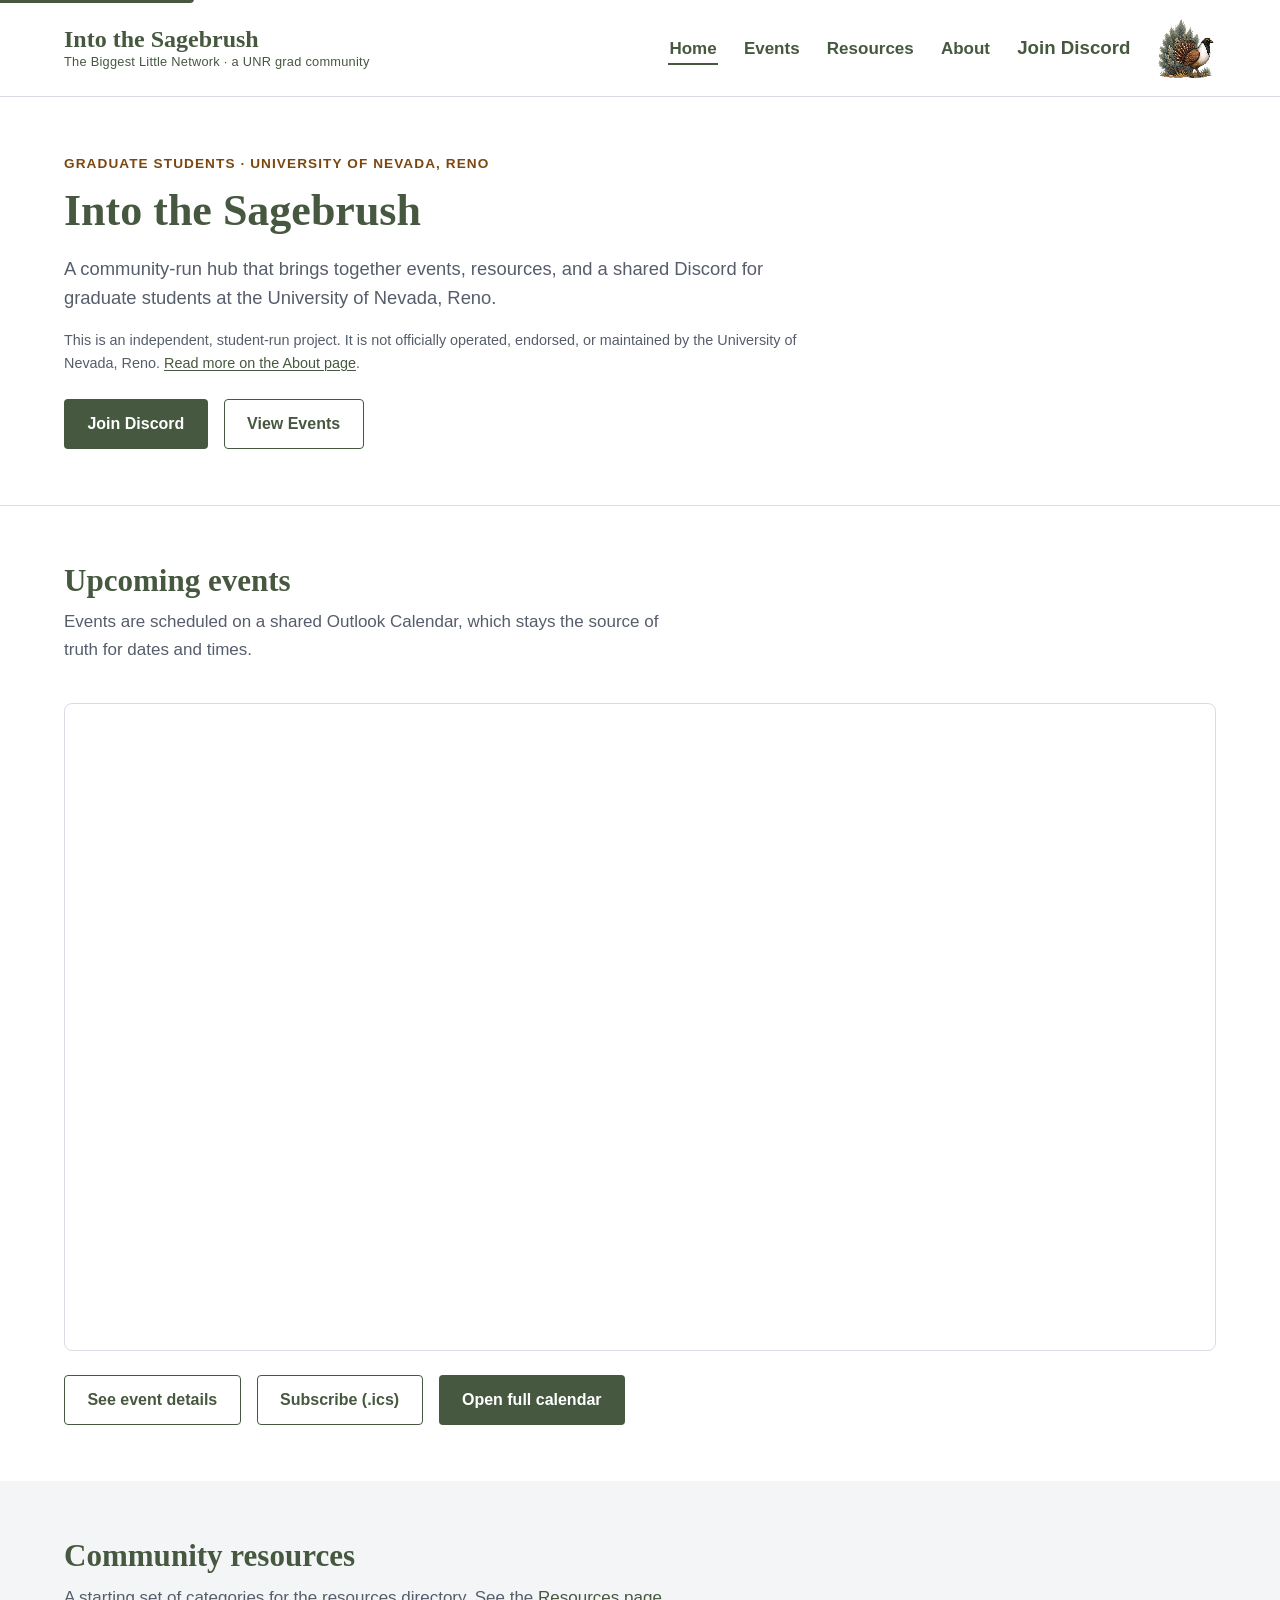
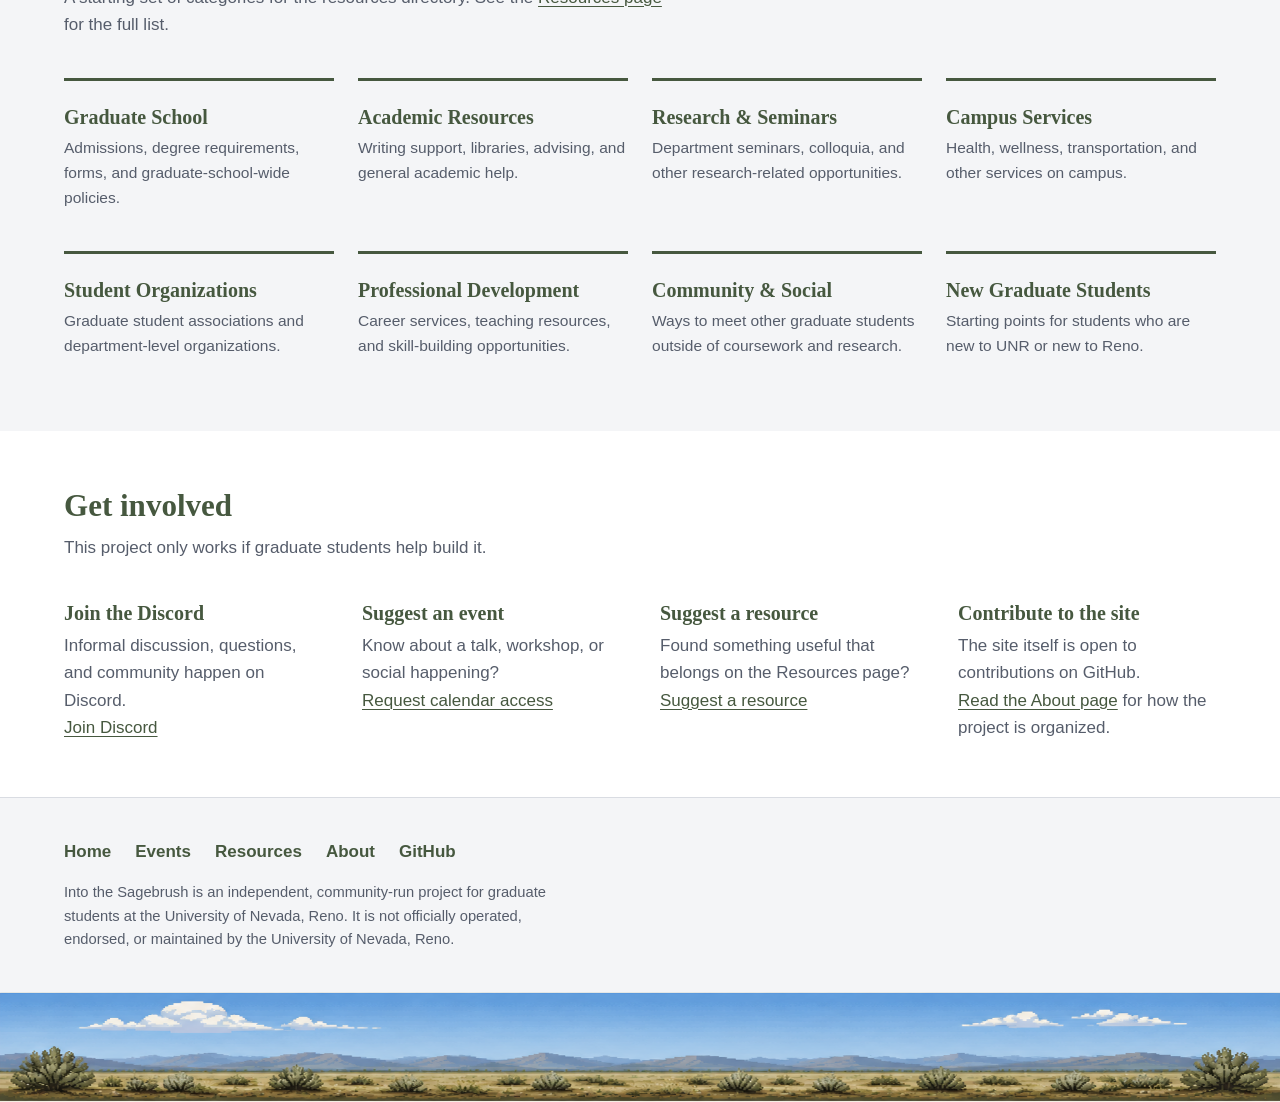
<file: index.html>
<!DOCTYPE html>
<html lang="en">
<head>
  <meta charset="UTF-8" />
  <meta name="viewport" content="width=device-width, initial-scale=1" />
  <title>Into the Sagebrush</title>
  <meta name="description" content="A community-run hub for graduate students at the University of Nevada, Reno: events, resources, and a shared Discord community." />
  <meta name="og:title" content="Into the Sagebrush" />
  <meta name="og:description" content="A community-run hub for graduate students at the University of Nevada, Reno." />
  <meta name="og:type" content="website" />
  <meta name="og:site_name" content="Into the Sagebrush" />
  <link rel="icon" href="assets/icons/favicon.svg" type="image/svg+xml" />
  <link rel="stylesheet" href="css/styles.css" />
  <script>document.documentElement.classList.add("js");</script>
  <script src="js/main.js" defer></script>
</head>
<body>
  <a class="skip-link" href="#main">Skip to main content</a>

  <header class="site-header">
    <div class="wrap site-header__inner">
      <a class="brand" href="index.html">
        <span class="brand__name">Into the Sagebrush</span>
        <span class="brand__tagline">The Biggest Little Network &middot; a UNR grad community</span>
      </a>

      <button type="button" class="nav-toggle" aria-expanded="false" aria-controls="primary-nav">
        <span class="nav-toggle__icon" aria-hidden="true"></span>
        <span class="nav-toggle__label">Menu</span>
      </button>

      <nav class="site-nav" id="primary-nav" aria-label="Primary">
        <ul class="nav-list">
          <li><a href="index.html" aria-current="page">Home</a></li>
          <li><a href="events.html">Events</a></li>
          <li><a href="resources.html">Resources</a></li>
          <li><a href="about.html">About</a></li>
          <li>
            <a href="resources.html#community" class="nav-link--featured">Join Discord</a>
          </li>
          <li>
            <!-- Sage grouse "lek" scene: small decorative natural-history detail.
                 Purely decorative (aria-hidden). Without JS, only the sagebrush
                 cover art is visible - see the `.js` gating in css/styles.css.
                 Behavior lives in js/main.js under "Wildlife sprites". Safe to
                 delete this <li> (and the matching CSS/JS "Wildlife sprites"
                 sections) if you want it gone. -->
            <div class="sage-grouse-scene" aria-hidden="true">
              <div class="sage-grouse-scene__emerge"></div>
            </div>
          </li>
        </ul>
      </nav>
    </div>
  </header>

  <main id="main">
    <section class="hero">
      <div class="wrap">
        <p class="hero__eyebrow">Graduate students &middot; University of Nevada, Reno</p>
        <h1>Into the Sagebrush</h1>
        <p class="hero__lede">
          A community-run hub that brings together events, resources, and a shared Discord
          for graduate students at the University of Nevada, Reno.
        </p>
        <p class="hero__disclaimer">
          This is an independent, student-run project. It is not officially operated,
          endorsed, or maintained by the University of Nevada, Reno.
          <a href="about.html">Read more on the About page</a>.
        </p>
        <div class="btn-row">
          <a href="resources.html#community" class="btn btn--primary">Join Discord</a>
          <a href="events.html" class="btn btn--secondary">View Events</a>
        </div>
      </div>
    </section>

    <section class="section" aria-labelledby="calendar-heading">
      <div class="wrap">
        <div class="section-heading">
          <h2 id="calendar-heading">Upcoming events</h2>
          <p>
            Events are scheduled on a shared Outlook Calendar, which stays the source of truth
            for dates and times.
          </p>
        </div>

        <div class="calendar-frame-wrap">
          <iframe
            src="https://outlook.office365.com/owa/calendar/713b6d6cdc584bcaaad777a1920fe5b3@unr.edu/d279ae247147415f947377ece4fa14c916905851628772413744/calendar.html"
            title="Into the Sagebrush events calendar"
            loading="lazy"
          ></iframe>
        </div>

        <div class="btn-row">
          <a href="events.html" class="btn btn--secondary">See event details</a>
          <a href="https://outlook.office365.com/owa/calendar/713b6d6cdc584bcaaad777a1920fe5b3@unr.edu/d279ae247147415f947377ece4fa14c916905851628772413744/calendar.ics" class="btn btn--secondary">
            Subscribe (.ics)
          </a>
          <a href="https://outlook.office365.com/owa/calendar/713b6d6cdc584bcaaad777a1920fe5b3@unr.edu/d279ae247147415f947377ece4fa14c916905851628772413744/calendar.html" class="btn btn--primary">
            Open full calendar
          </a>
        </div>
      </div>
    </section>

    <section class="section section--alt" aria-labelledby="resources-heading">
      <div class="wrap">
        <div class="section-heading">
          <h2 id="resources-heading">Community resources</h2>
          <p>
            A starting set of categories for the resources directory. See the
            <a href="resources.html">Resources page</a> for the full list.
          </p>
        </div>

        <div class="category-grid">
          <div class="category-item">
            <h3><a href="resources.html#graduate-school">Graduate School</a></h3>
            <p>Admissions, degree requirements, forms, and graduate-school-wide policies.</p>
          </div>
          <div class="category-item">
            <h3><a href="resources.html#academics">Academic Resources</a></h3>
            <p>Writing support, libraries, advising, and general academic help.</p>
          </div>
          <div class="category-item">
            <h3><a href="resources.html#research">Research &amp; Seminars</a></h3>
            <p>Department seminars, colloquia, and other research-related opportunities.</p>
          </div>
          <div class="category-item">
            <h3><a href="resources.html#campus-services">Campus Services</a></h3>
            <p>Health, wellness, transportation, and other services on campus.</p>
          </div>
          <div class="category-item">
            <h3><a href="resources.html#organizations">Student Organizations</a></h3>
            <p>Graduate student associations and department-level organizations.</p>
          </div>
          <div class="category-item">
            <h3><a href="resources.html#professional-development">Professional Development</a></h3>
            <p>Career services, teaching resources, and skill-building opportunities.</p>
          </div>
          <div class="category-item">
            <h3><a href="resources.html#community">Community &amp; Social</a></h3>
            <p>Ways to meet other graduate students outside of coursework and research.</p>
          </div>
          <div class="category-item">
            <h3><a href="resources.html#incoming-students">New Graduate Students</a></h3>
            <p>Starting points for students who are new to UNR or new to Reno.</p>
          </div>
        </div>
      </div>
    </section>

    <section class="section" aria-labelledby="involved-heading">
      <div class="wrap">
        <div class="section-heading">
          <h2 id="involved-heading">Get involved</h2>
          <p>This project only works if graduate students help build it.</p>
        </div>

        <div class="involved-grid">
          <div class="involved-item">
            <h3>Join the Discord</h3>
            <p>
              Informal discussion, questions, and community happen on Discord.
              <br />
              <a href="resources.html#community">Join Discord</a>
            </p>
          </div>
          <div class="involved-item">
            <h3>Suggest an event</h3>
            <p>
              Know about a talk, workshop, or social happening?
              <br />
              <a href="https://forms.cloud.microsoft/Pages/ResponsePage.aspx?id=_Es7Ur0OA0yyuW9qF_0x2CYSX37gaR9AmyY_sDXl0M1UNU5TT1FXWjdES1NFSEVWTFdPUU1ST1lNTC4u">
                Request calendar access
              </a>
            </p>
          </div>
          <div class="involved-item">
            <h3>Suggest a resource</h3>
            <p>
              Found something useful that belongs on the Resources page?
              <br />
              <a href="https://forms.cloud.microsoft/Pages/ResponsePage.aspx?id=_Es7Ur0OA0yyuW9qF_0x2CYSX37gaR9AmyY_sDXl0M1UNllUWkowUzlKUzhIWkkzUVZSRTRRT0ExSy4u">
                Suggest a resource
              </a>
            </p>
          </div>
          <div class="involved-item">
            <h3>Contribute to the site</h3>
            <p>
              The site itself is open to contributions on GitHub.
              <br />
              <a href="about.html">Read the About page</a> for how the project is organized.
            </p>
          </div>
        </div>
      </div>
    </section>
  </main>

  <footer class="site-footer">
    <div class="wrap site-footer__inner">
      <nav aria-label="Footer">
        <ul class="footer-nav">
          <li><a href="index.html">Home</a></li>
          <li><a href="events.html">Events</a></li>
          <li><a href="resources.html">Resources</a></li>
          <li><a href="about.html">About</a></li>
          <li>
            <a href="https://github.com/JamesMoore1998/unr-grad-community">GitHub</a>
          </li>
        </ul>
      </nav>
      <p class="disclaimer">
        Into the Sagebrush is an independent, community-run project for graduate students
        at the University of Nevada, Reno. It is not officially operated, endorsed, or
        maintained by the University of Nevada, Reno.
      </p>
    </div>
  </footer>

  <!-- Pronghorn runner: in-flow banner at the actual bottom of the page
       (only visible once scrolled to), JS-driven. pointer-events: none
       throughout, so it never blocks clicks/navigation. Hidden without JS
       and under prefers-reduced-motion — see css/styles.css. Present on
       every page — no shared template layer in this repo, so keep this
       block in sync across index/events/resources/about if you edit it. -->
  <div class="pronghorn-runner" aria-hidden="true">
    <div class="pronghorn-runner__pos">
      <div class="pronghorn-runner__run"></div>
      <div class="pronghorn-runner__graze"></div>
    </div>
  </div>
</body>
</html>
</file>
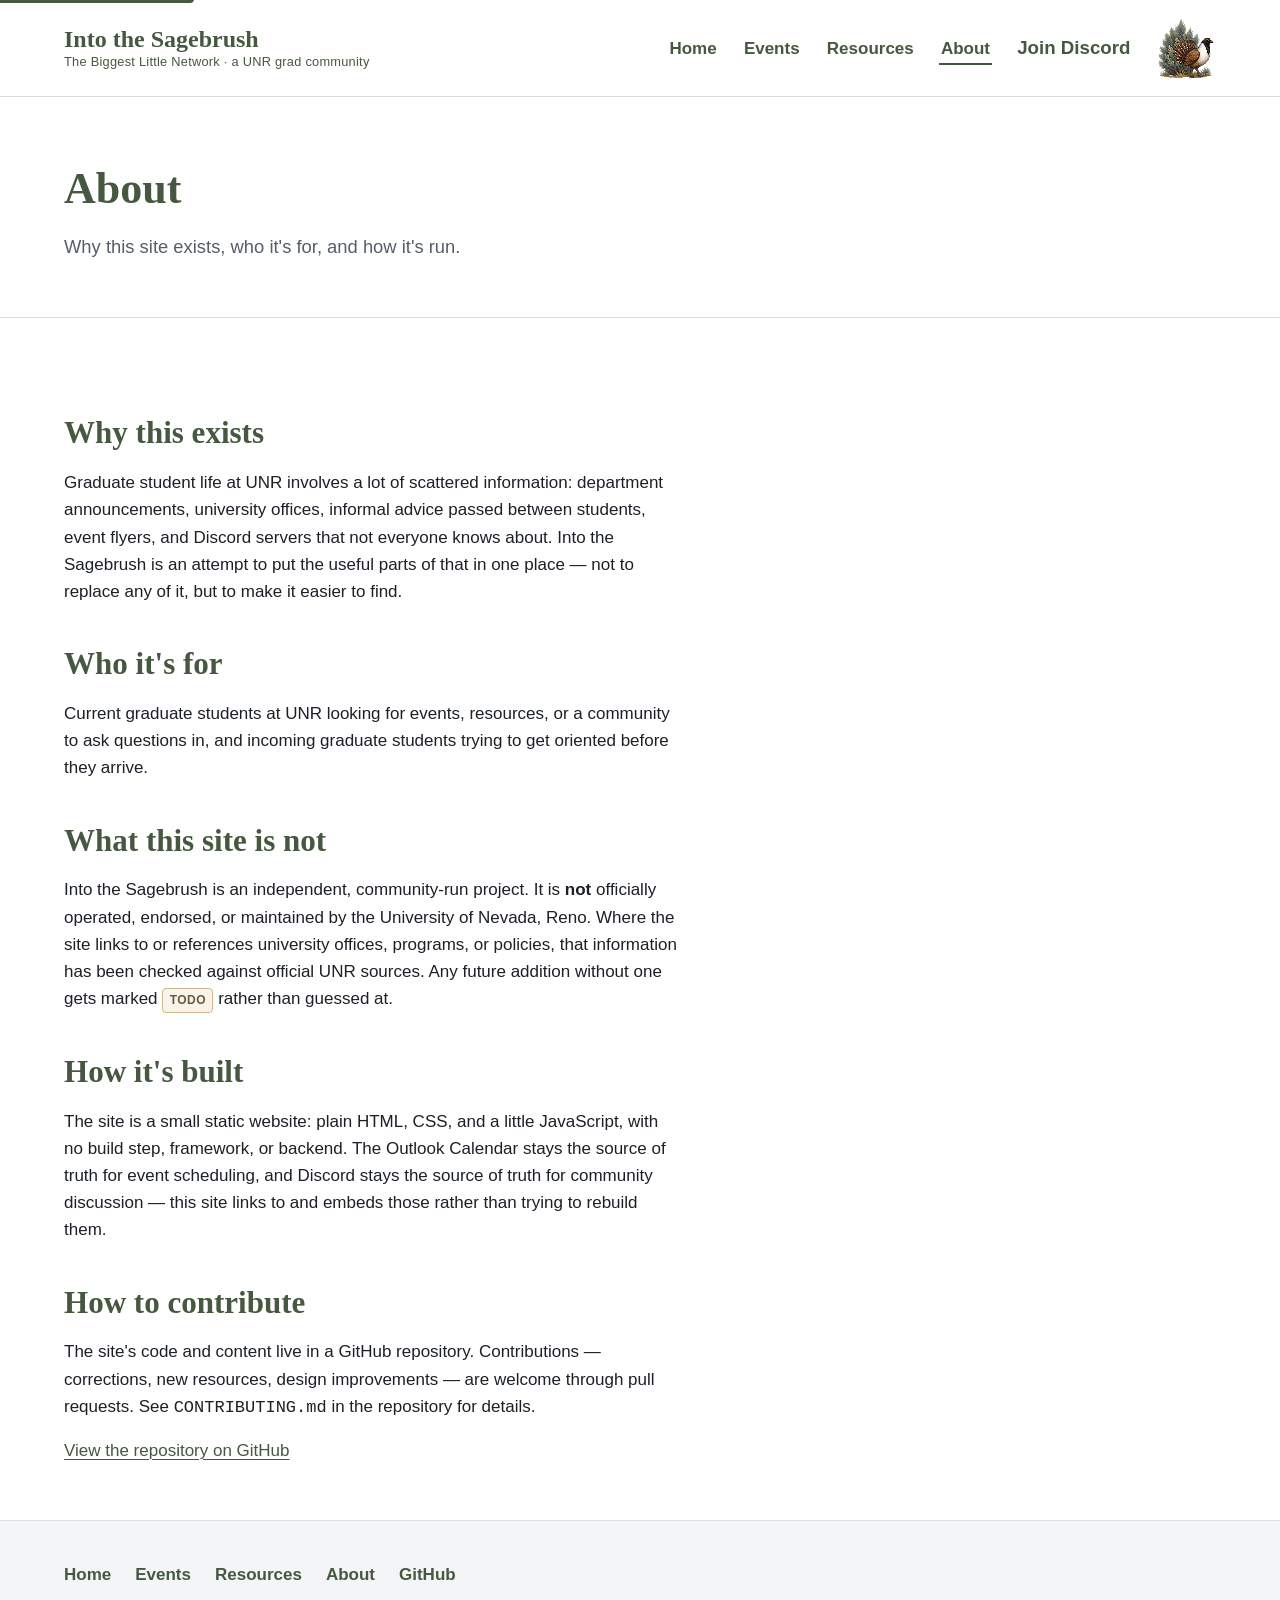
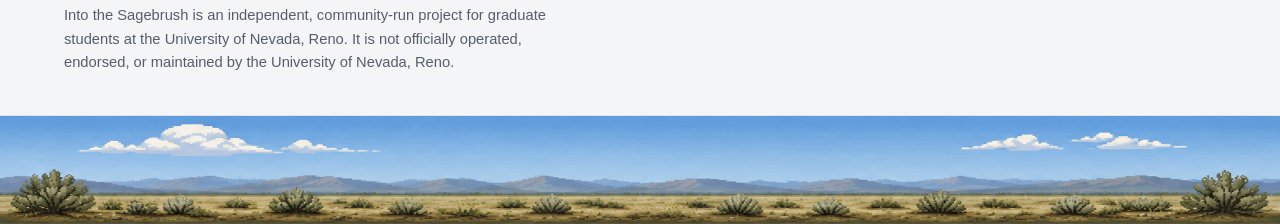
<file: about.html>
<!DOCTYPE html>
<html lang="en">
<head>
  <meta charset="UTF-8" />
  <meta name="viewport" content="width=device-width, initial-scale=1" />
  <title>About — Into the Sagebrush</title>
  <meta name="description" content="Why Into the Sagebrush exists, who it's for, and how to contribute. An independent, community-run project — not an official UNR publication." />
  <meta name="og:title" content="About — Into the Sagebrush" />
  <meta name="og:description" content="Why Into the Sagebrush exists, who it's for, and how to contribute." />
  <meta name="og:type" content="website" />
  <meta name="og:site_name" content="Into the Sagebrush" />
  <link rel="icon" href="assets/icons/favicon.svg" type="image/svg+xml" />
  <link rel="stylesheet" href="css/styles.css" />
  <script>document.documentElement.classList.add("js");</script>
  <script src="js/main.js" defer></script>
</head>
<body>
  <a class="skip-link" href="#main">Skip to main content</a>

  <header class="site-header">
    <div class="wrap site-header__inner">
      <a class="brand" href="index.html">
        <span class="brand__name">Into the Sagebrush</span>
        <span class="brand__tagline">The Biggest Little Network &middot; a UNR grad community</span>
      </a>

      <button type="button" class="nav-toggle" aria-expanded="false" aria-controls="primary-nav">
        <span class="nav-toggle__icon" aria-hidden="true"></span>
        <span class="nav-toggle__label">Menu</span>
      </button>

      <nav class="site-nav" id="primary-nav" aria-label="Primary">
        <ul class="nav-list">
          <li><a href="index.html">Home</a></li>
          <li><a href="events.html">Events</a></li>
          <li><a href="resources.html">Resources</a></li>
          <li><a href="about.html" aria-current="page">About</a></li>
          <li>
            <a href="resources.html#community" class="nav-link--featured">Join Discord</a>
          </li>
          <li>
            <!-- Sage grouse "lek" scene: small decorative natural-history detail.
                 Purely decorative (aria-hidden). Without JS, only the sagebrush
                 cover art is visible - see the `.js` gating in css/styles.css.
                 Behavior lives in js/main.js under "Wildlife sprites". Safe to
                 delete this <li> (and the matching CSS/JS "Wildlife sprites"
                 sections) if you want it gone. Kept identical across every
                 page - no shared template layer in this repo. -->
            <div class="sage-grouse-scene" aria-hidden="true">
              <div class="sage-grouse-scene__emerge"></div>
            </div>
          </li>
        </ul>
      </nav>
    </div>
  </header>

  <main id="main">
    <section class="hero">
      <div class="wrap">
        <h1>About</h1>
        <p class="hero__lede">Why this site exists, who it's for, and how it's run.</p>
      </div>
    </section>

    <section class="section">
      <div class="wrap prose">
        <h2>Why this exists</h2>
        <p>
          Graduate student life at UNR involves a lot of scattered information: department
          announcements, university offices, informal advice passed between students, event
          flyers, and Discord servers that not everyone knows about. Into the Sagebrush is
          an attempt to put the useful parts of that in one place — not to replace any of it,
          but to make it easier to find.
        </p>

        <h2>Who it's for</h2>
        <p>
          Current graduate students at UNR looking for events, resources, or a community to ask
          questions in, and incoming graduate students trying to get oriented before they arrive.
        </p>

        <h2>What this site is not</h2>
        <p>
          Into the Sagebrush is an independent, community-run project. It is
          <strong>not</strong> officially operated, endorsed, or maintained by the University of
          Nevada, Reno. Where the site links to or references university offices, programs, or
          policies, that information has been checked against official UNR sources. Any future
          addition without one gets marked <span class="todo-tag">TODO</span> rather than guessed
          at.
        </p>

        <h2>How it's built</h2>
        <p>
          The site is a small static website: plain HTML, CSS, and a little JavaScript, with no
          build step, framework, or backend. The Outlook Calendar stays the source of truth for
          event scheduling, and Discord stays the source of truth for community discussion — this
          site links to and embeds those rather than trying to rebuild them.
        </p>

        <h2>How to contribute</h2>
        <p>
          The site's code and content live in a GitHub repository. Contributions — corrections,
          new resources, design improvements — are welcome through pull requests. See
          <code>CONTRIBUTING.md</code> in the repository for details.
        </p>
        <p>
          <a href="https://github.com/JamesMoore1998/unr-grad-community">View the repository on GitHub</a>
        </p>
      </div>
    </section>
  </main>

  <footer class="site-footer">
    <div class="wrap site-footer__inner">
      <nav aria-label="Footer">
        <ul class="footer-nav">
          <li><a href="index.html">Home</a></li>
          <li><a href="events.html">Events</a></li>
          <li><a href="resources.html">Resources</a></li>
          <li><a href="about.html">About</a></li>
          <li>
            <a href="https://github.com/JamesMoore1998/unr-grad-community">GitHub</a>
          </li>
        </ul>
      </nav>
      <p class="disclaimer">
        Into the Sagebrush is an independent, community-run project for graduate students
        at the University of Nevada, Reno. It is not officially operated, endorsed, or
        maintained by the University of Nevada, Reno.
      </p>
    </div>
  </footer>

  <!-- Pronghorn runner: in-flow banner at the actual bottom of the page
       (only visible once scrolled to), JS-driven. pointer-events: none
       throughout, so it never blocks clicks/navigation. Hidden without JS
       and under prefers-reduced-motion — see css/styles.css. Present on
       every page — no shared template layer in this repo, so keep this
       block in sync across index/events/resources/about if you edit it. -->
  <div class="pronghorn-runner" aria-hidden="true">
    <div class="pronghorn-runner__pos">
      <div class="pronghorn-runner__run"></div>
      <div class="pronghorn-runner__graze"></div>
    </div>
  </div>
</body>
</html>
</file>
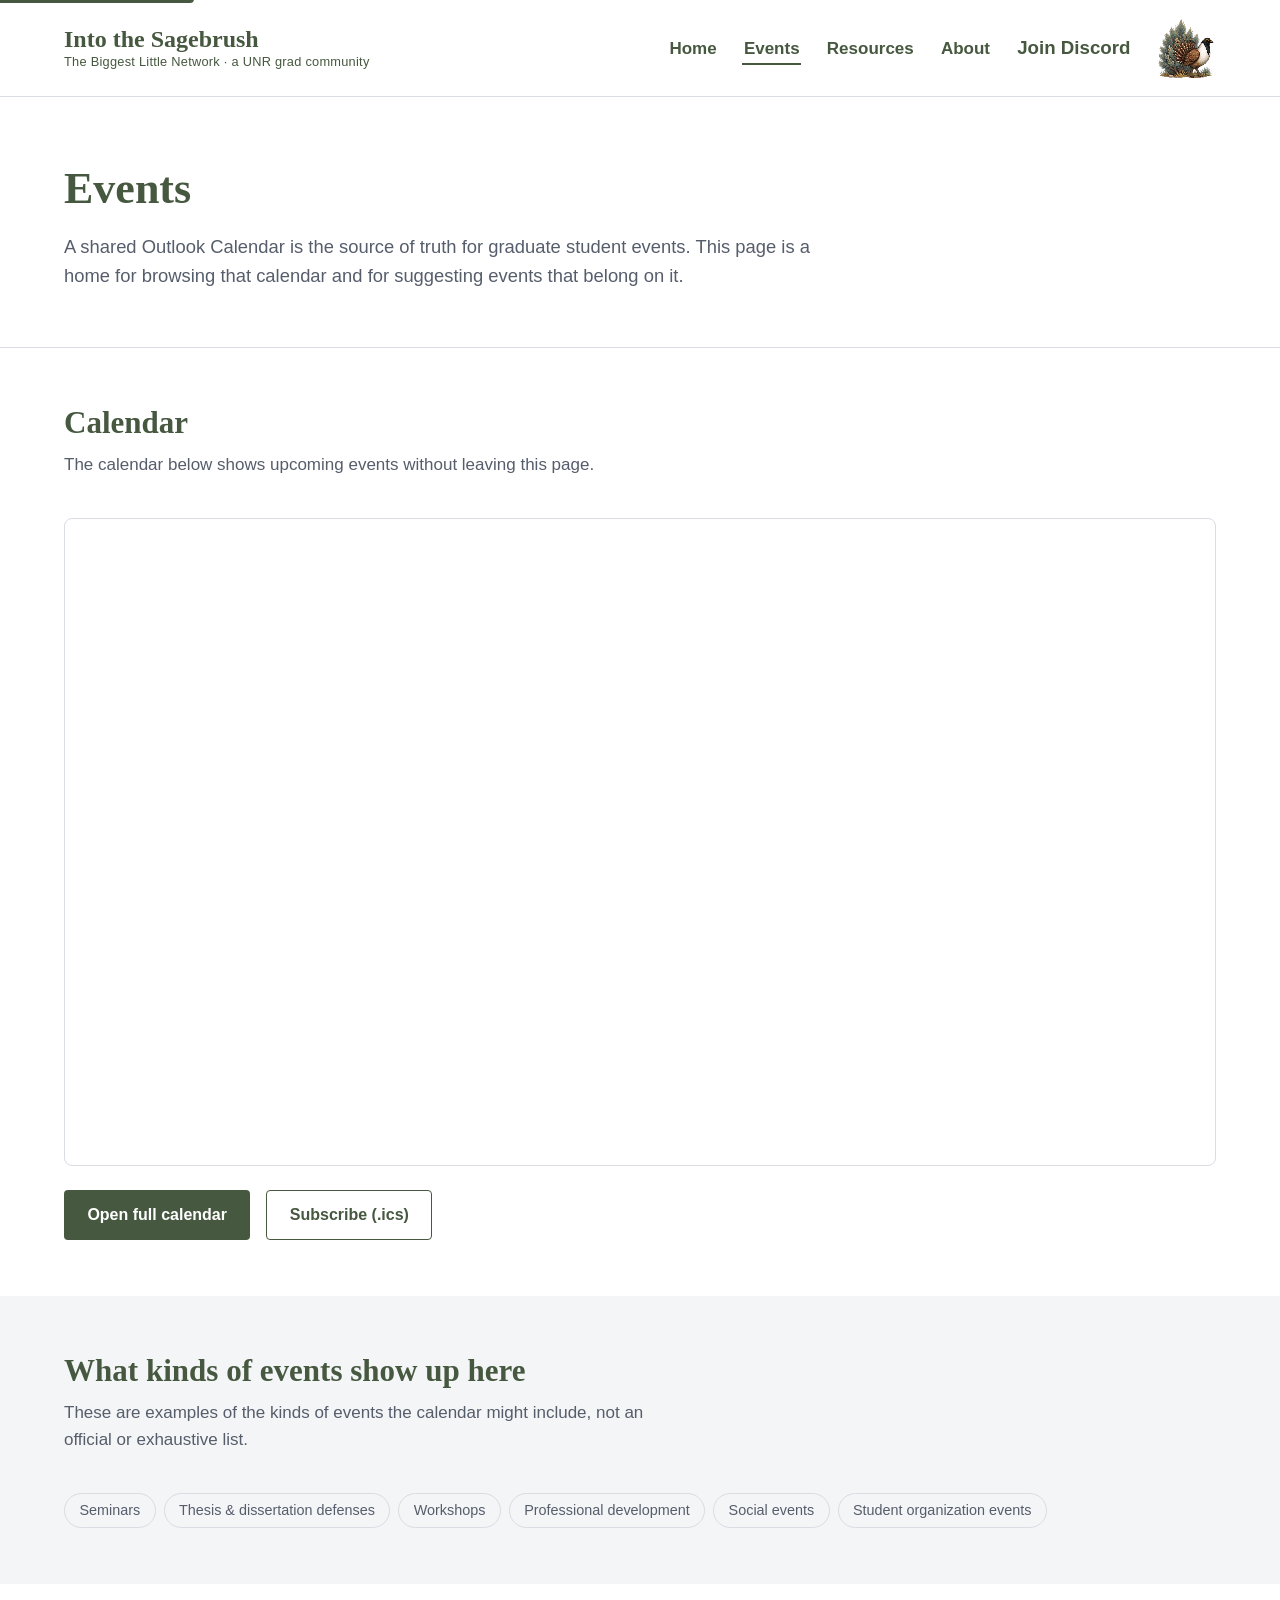
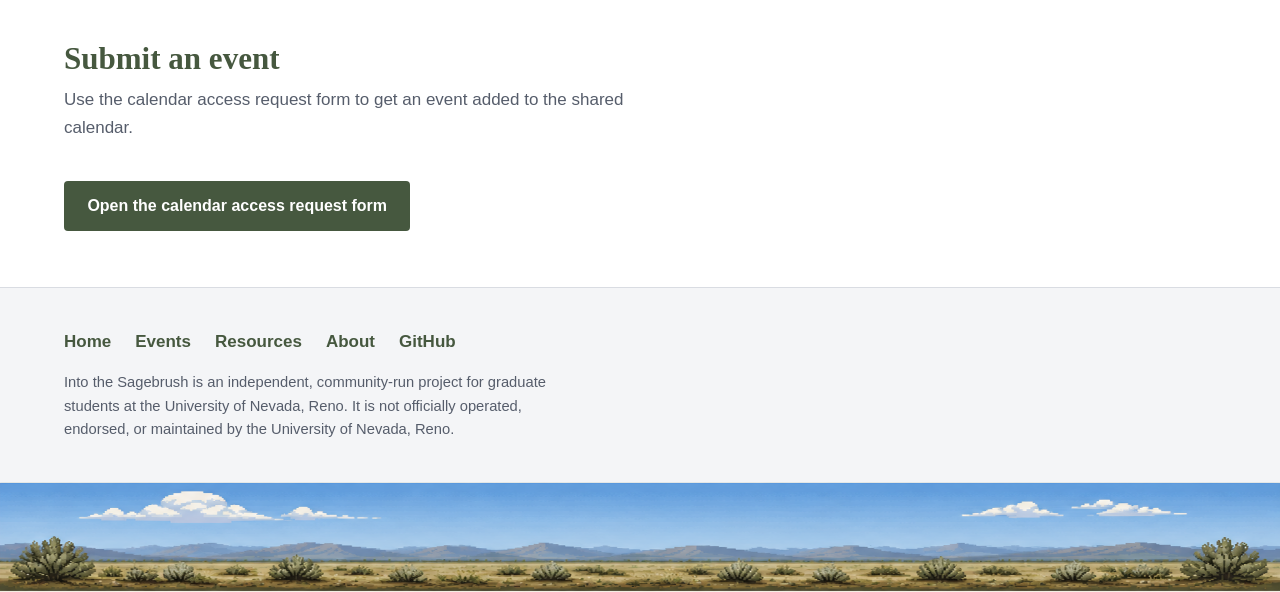
<file: events.html>
<!DOCTYPE html>
<html lang="en">
<head>
  <meta charset="UTF-8" />
  <meta name="viewport" content="width=device-width, initial-scale=1" />
  <title>Events — Into the Sagebrush</title>
  <meta name="description" content="Graduate student events at UNR: seminars, workshops, defenses, and social events, gathered on a shared Outlook Calendar." />
  <meta name="og:title" content="Events — Into the Sagebrush" />
  <meta name="og:description" content="Graduate student events at UNR, gathered on a shared Outlook Calendar." />
  <meta name="og:type" content="website" />
  <meta name="og:site_name" content="Into the Sagebrush" />
  <link rel="icon" href="assets/icons/favicon.svg" type="image/svg+xml" />
  <link rel="stylesheet" href="css/styles.css" />
  <script>document.documentElement.classList.add("js");</script>
  <script src="js/main.js" defer></script>
</head>
<body>
  <a class="skip-link" href="#main">Skip to main content</a>

  <header class="site-header">
    <div class="wrap site-header__inner">
      <a class="brand" href="index.html">
        <span class="brand__name">Into the Sagebrush</span>
        <span class="brand__tagline">The Biggest Little Network &middot; a UNR grad community</span>
      </a>

      <button type="button" class="nav-toggle" aria-expanded="false" aria-controls="primary-nav">
        <span class="nav-toggle__icon" aria-hidden="true"></span>
        <span class="nav-toggle__label">Menu</span>
      </button>

      <nav class="site-nav" id="primary-nav" aria-label="Primary">
        <ul class="nav-list">
          <li><a href="index.html">Home</a></li>
          <li><a href="events.html" aria-current="page">Events</a></li>
          <li><a href="resources.html">Resources</a></li>
          <li><a href="about.html">About</a></li>
          <li>
            <a href="resources.html#community" class="nav-link--featured">Join Discord</a>
          </li>
          <li>
            <!-- Sage grouse "lek" scene: small decorative natural-history detail.
                 Purely decorative (aria-hidden). Without JS, only the sagebrush
                 cover art is visible - see the `.js` gating in css/styles.css.
                 Behavior lives in js/main.js under "Wildlife sprites". Safe to
                 delete this <li> (and the matching CSS/JS "Wildlife sprites"
                 sections) if you want it gone. Kept identical across every
                 page - no shared template layer in this repo. -->
            <div class="sage-grouse-scene" aria-hidden="true">
              <div class="sage-grouse-scene__emerge"></div>
            </div>
          </li>
        </ul>
      </nav>
    </div>
  </header>

  <main id="main">
    <section class="hero">
      <div class="wrap">
        <h1>Events</h1>
        <p class="hero__lede">
          A shared Outlook Calendar is the source of truth for graduate student events. This
          page is a home for browsing that calendar and for suggesting events that belong on it.
        </p>
      </div>
    </section>

    <section class="section" aria-labelledby="calendar-heading">
      <div class="wrap">
        <div class="section-heading">
          <h2 id="calendar-heading">Calendar</h2>
          <p>The calendar below shows upcoming events without leaving this page.</p>
        </div>

        <div class="calendar-frame-wrap">
          <iframe
            src="https://outlook.office365.com/owa/calendar/713b6d6cdc584bcaaad777a1920fe5b3@unr.edu/d279ae247147415f947377ece4fa14c916905851628772413744/calendar.html"
            title="Into the Sagebrush events calendar"
            loading="lazy"
          ></iframe>
        </div>

        <div class="btn-row">
          <a href="https://outlook.office365.com/owa/calendar/713b6d6cdc584bcaaad777a1920fe5b3@unr.edu/d279ae247147415f947377ece4fa14c916905851628772413744/calendar.html" class="btn btn--primary">
            Open full calendar
          </a>
          <a href="https://outlook.office365.com/owa/calendar/713b6d6cdc584bcaaad777a1920fe5b3@unr.edu/d279ae247147415f947377ece4fa14c916905851628772413744/calendar.ics" class="btn btn--secondary">
            Subscribe (.ics)
          </a>
        </div>
      </div>
    </section>

    <section class="section section--alt" aria-labelledby="categories-heading">
      <div class="wrap">
        <div class="section-heading">
          <h2 id="categories-heading">What kinds of events show up here</h2>
          <p>
            These are examples of the kinds of events the calendar might include, not an
            official or exhaustive list.
          </p>
        </div>

        <ul class="tag-list">
          <li class="tag">Seminars</li>
          <li class="tag">Thesis &amp; dissertation defenses</li>
          <li class="tag">Workshops</li>
          <li class="tag">Professional development</li>
          <li class="tag">Social events</li>
          <li class="tag">Student organization events</li>
        </ul>
      </div>
    </section>

    <section class="section" id="submit-event" aria-labelledby="submit-heading">
      <div class="wrap">
        <div class="section-heading">
          <h2 id="submit-heading">Submit an event</h2>
          <p>
            Use the calendar access request form to get an event added to the shared calendar.
          </p>
        </div>

        <div class="btn-row">
          <a href="https://forms.cloud.microsoft/Pages/ResponsePage.aspx?id=_Es7Ur0OA0yyuW9qF_0x2CYSX37gaR9AmyY_sDXl0M1UNU5TT1FXWjdES1NFSEVWTFdPUU1ST1lNTC4u" class="btn btn--primary">
            Open the calendar access request form
          </a>
        </div>
      </div>
    </section>
  </main>

  <footer class="site-footer">
    <div class="wrap site-footer__inner">
      <nav aria-label="Footer">
        <ul class="footer-nav">
          <li><a href="index.html">Home</a></li>
          <li><a href="events.html">Events</a></li>
          <li><a href="resources.html">Resources</a></li>
          <li><a href="about.html">About</a></li>
          <li>
            <a href="https://github.com/JamesMoore1998/unr-grad-community">GitHub</a>
          </li>
        </ul>
      </nav>
      <p class="disclaimer">
        Into the Sagebrush is an independent, community-run project for graduate students
        at the University of Nevada, Reno. It is not officially operated, endorsed, or
        maintained by the University of Nevada, Reno.
      </p>
    </div>
  </footer>

  <!-- Pronghorn runner: in-flow banner at the actual bottom of the page
       (only visible once scrolled to), JS-driven. pointer-events: none
       throughout, so it never blocks clicks/navigation. Hidden without JS
       and under prefers-reduced-motion — see css/styles.css. Present on
       every page — no shared template layer in this repo, so keep this
       block in sync across index/events/resources/about if you edit it. -->
  <div class="pronghorn-runner" aria-hidden="true">
    <div class="pronghorn-runner__pos">
      <div class="pronghorn-runner__run"></div>
      <div class="pronghorn-runner__graze"></div>
    </div>
  </div>
</body>
</html>
</file>
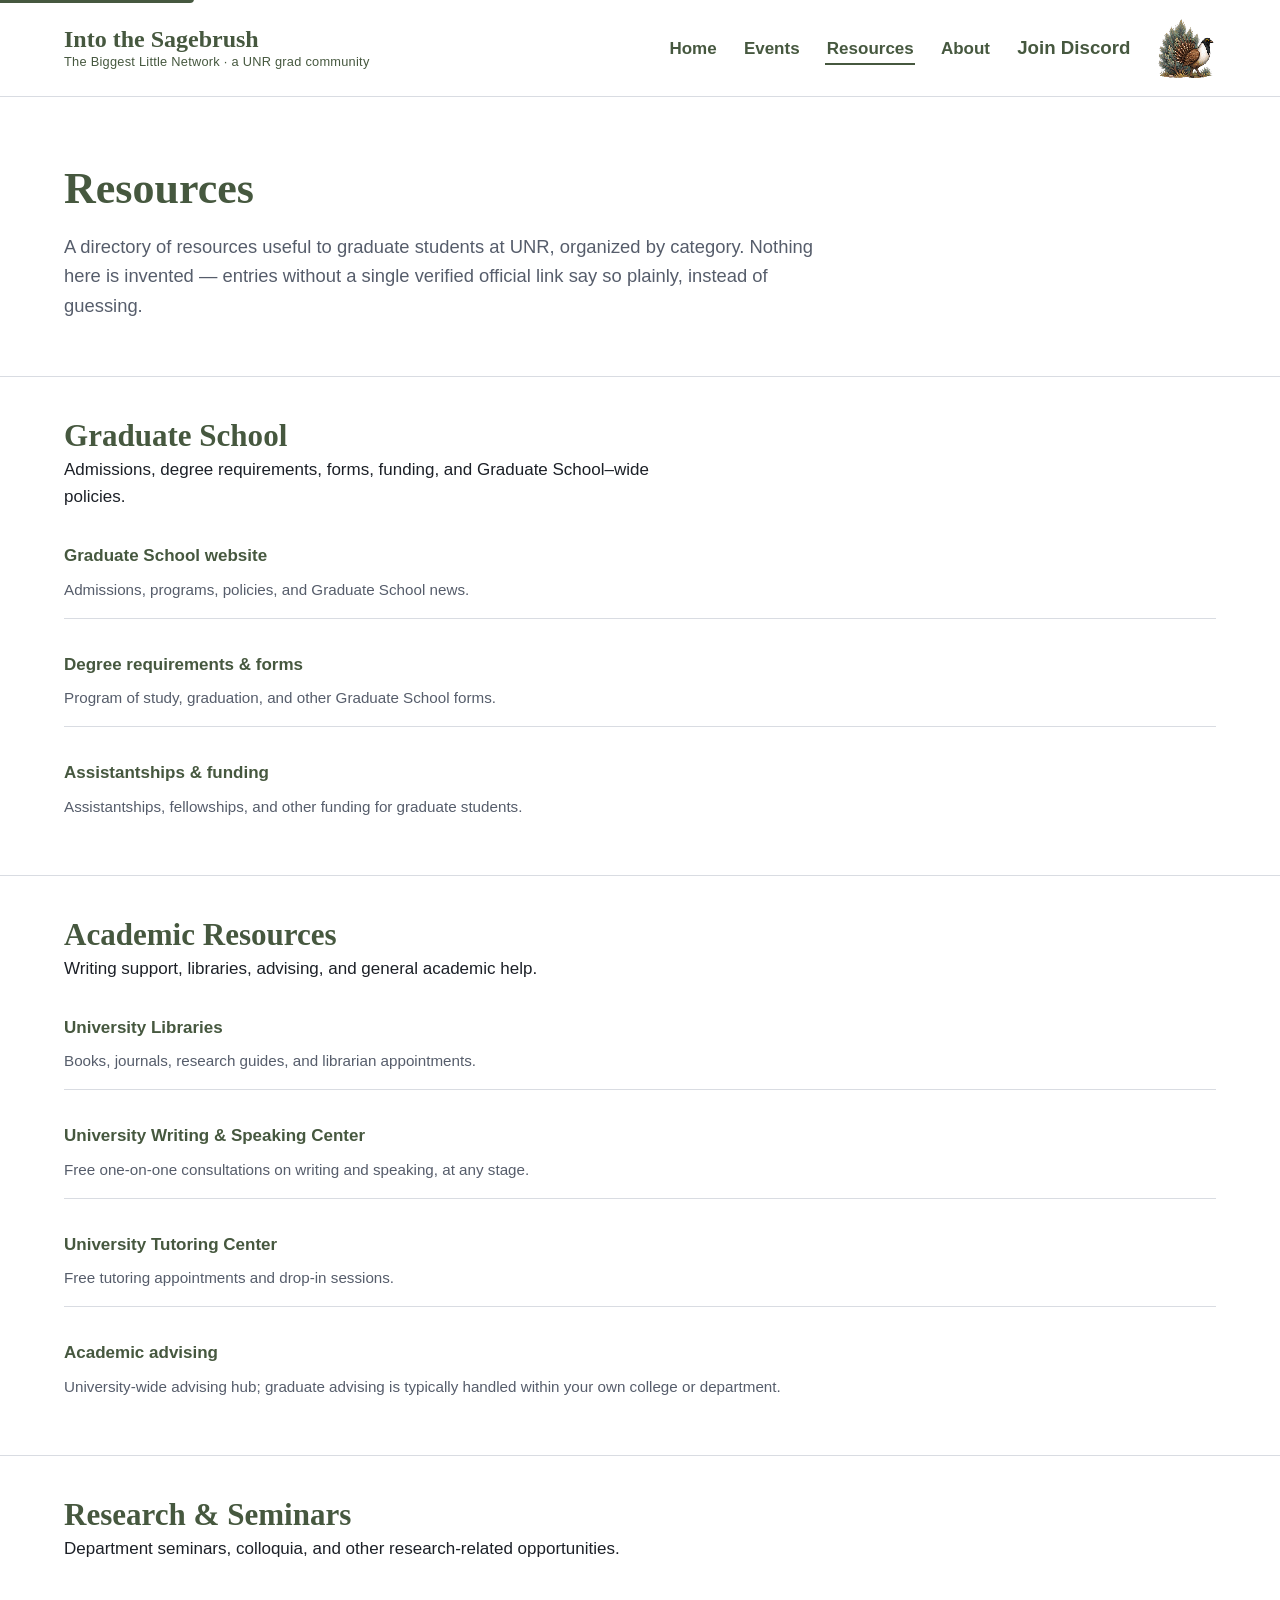
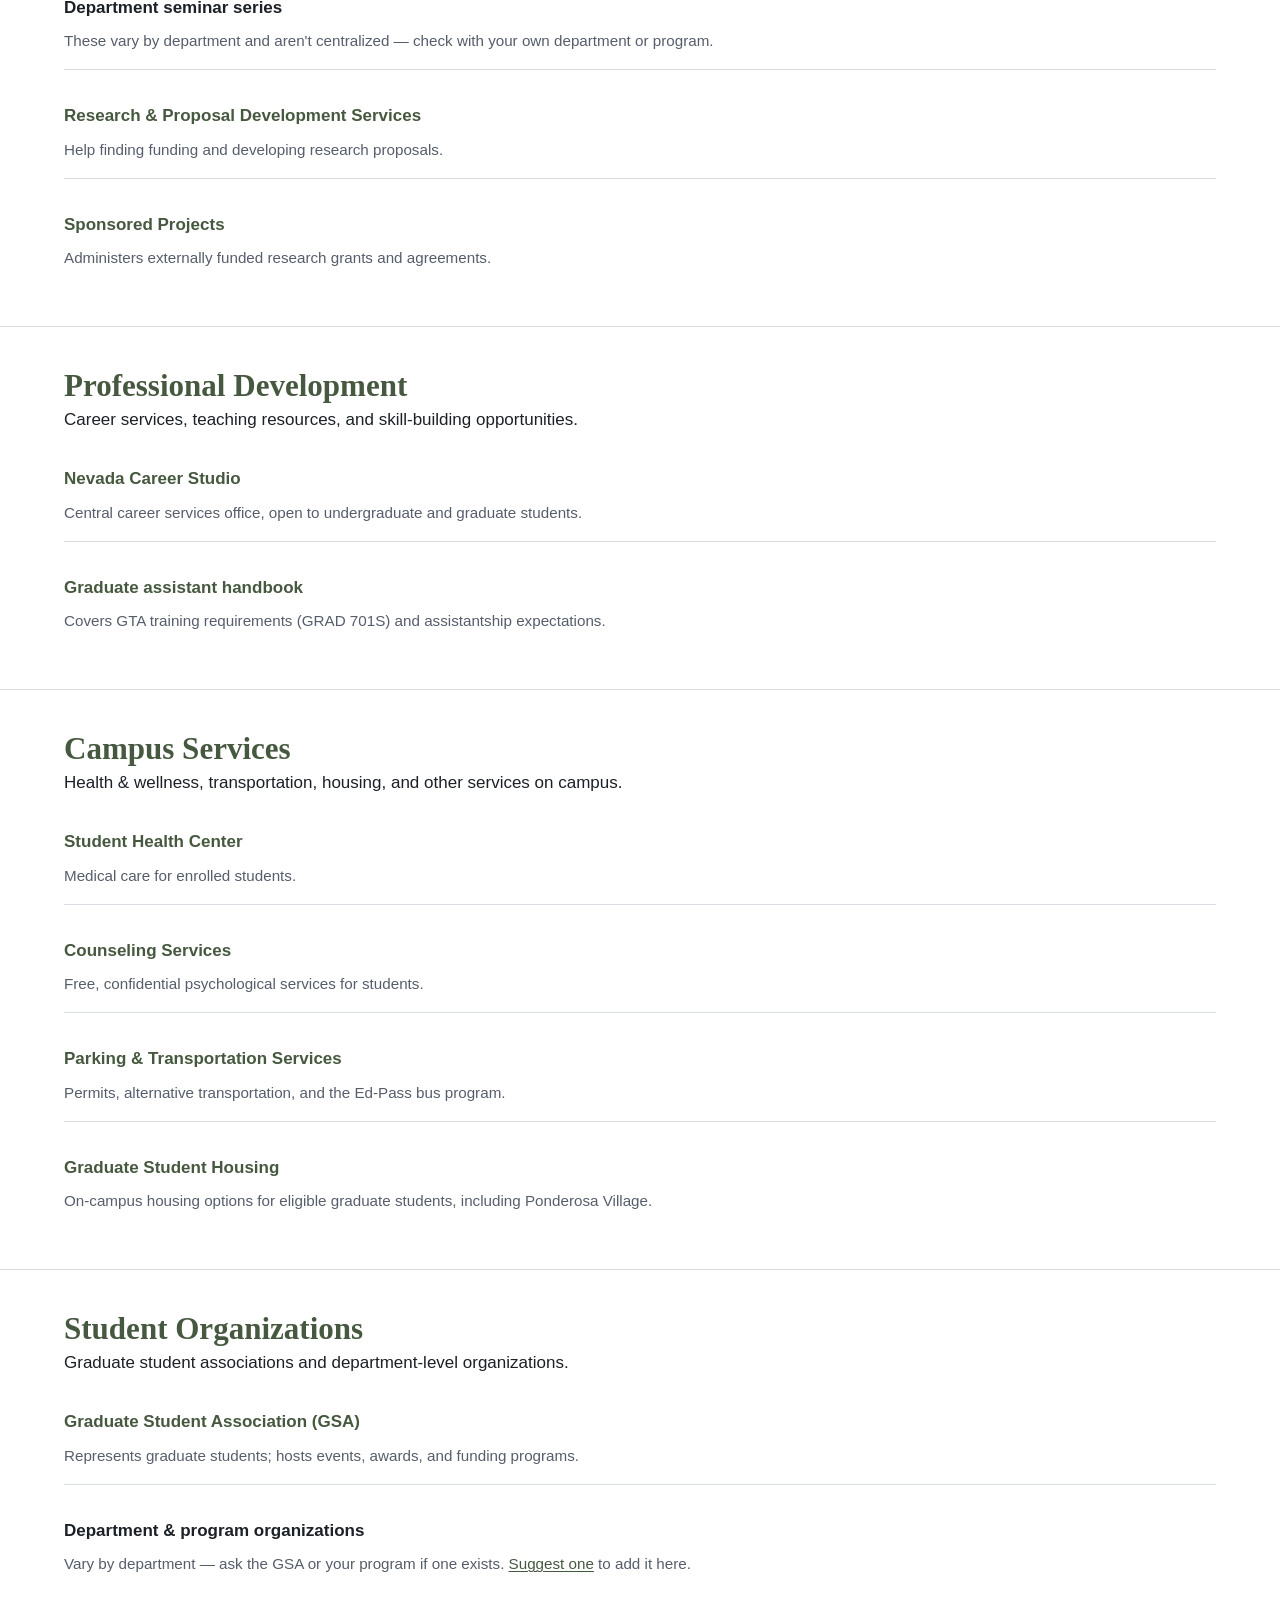
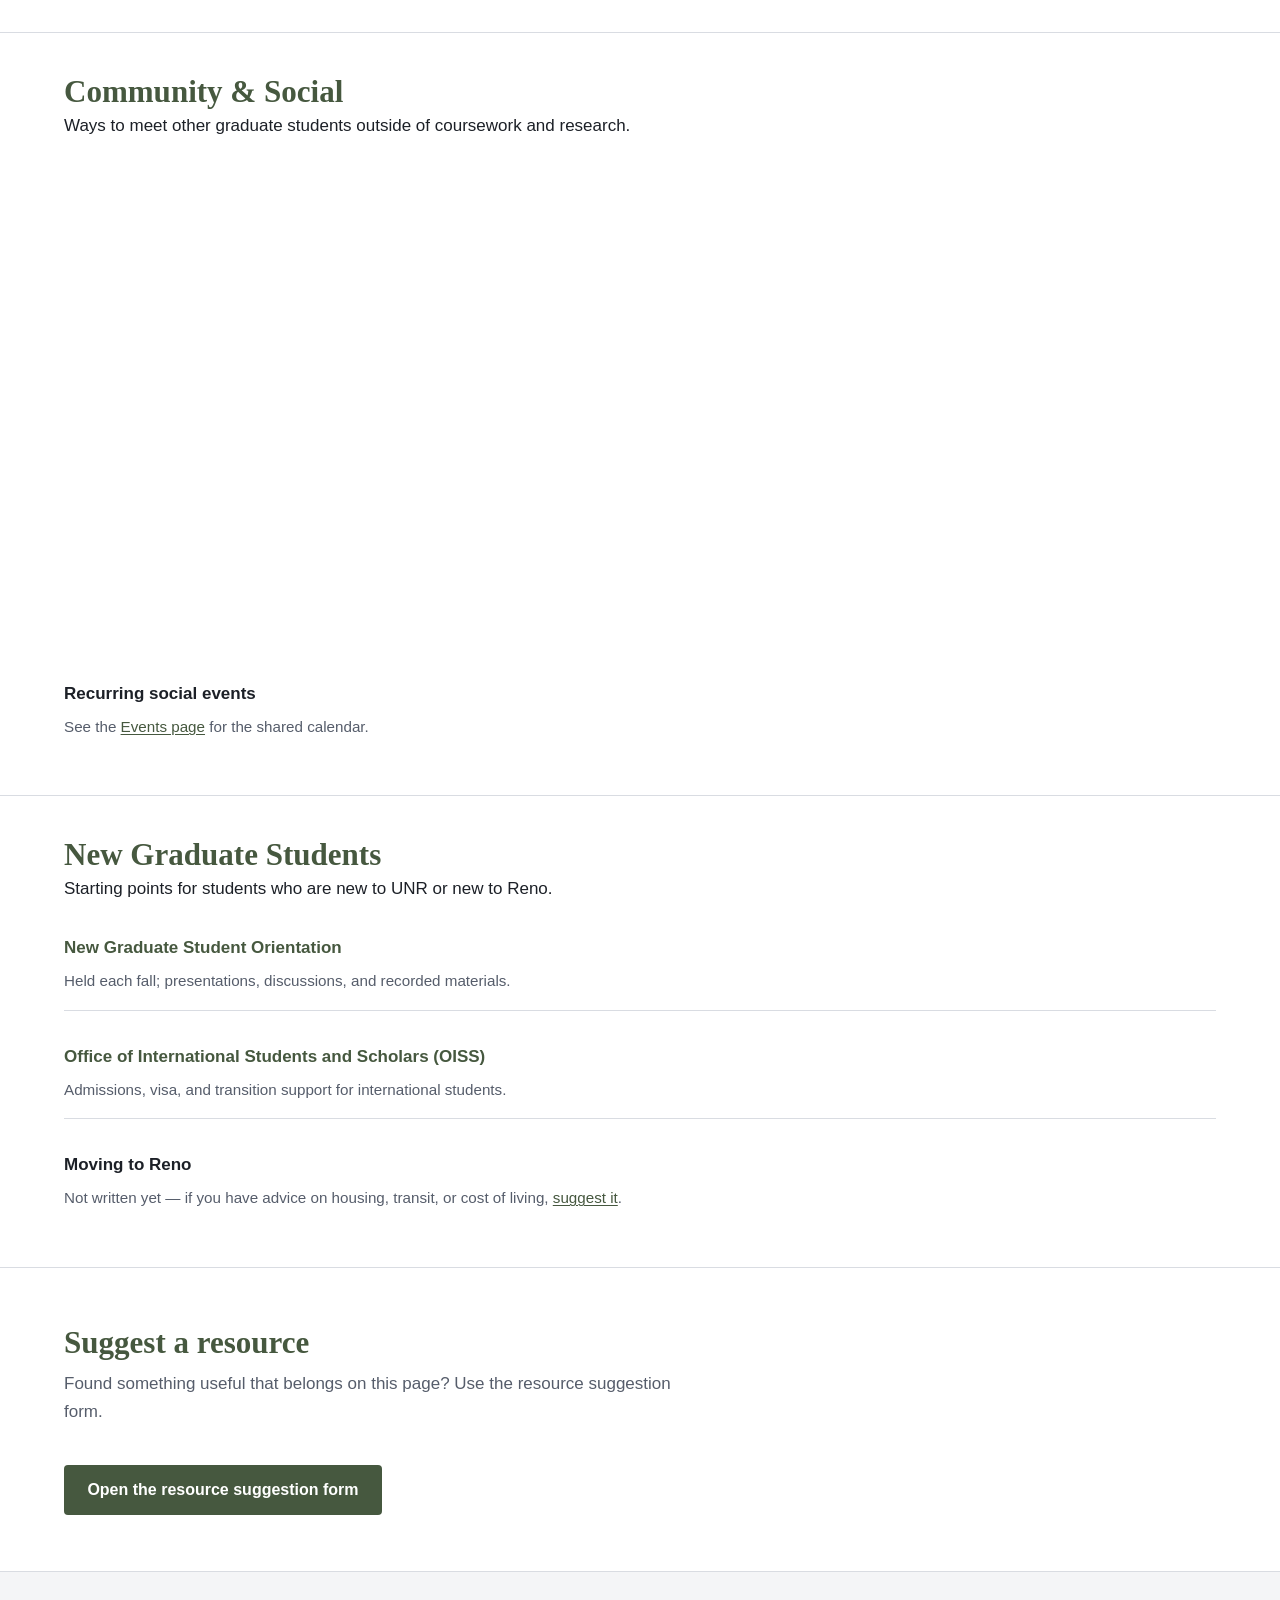
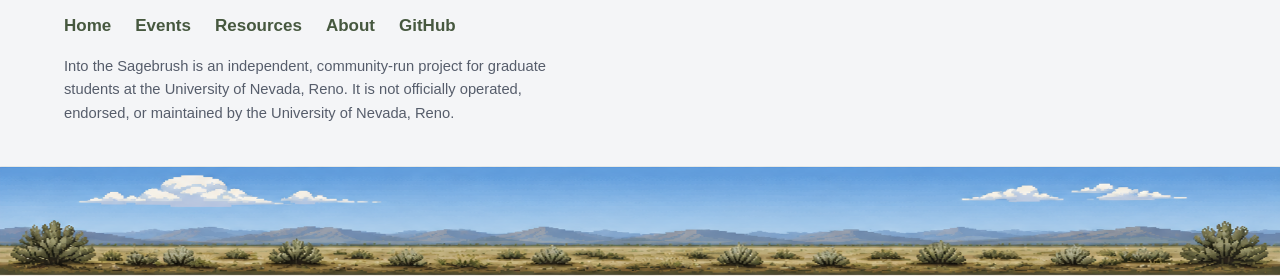
<file: resources.html>
<!DOCTYPE html>
<html lang="en">
<head>
  <meta charset="UTF-8" />
  <meta name="viewport" content="width=device-width, initial-scale=1" />
  <title>Resources — Into the Sagebrush</title>
  <meta name="description" content="A directory of resources for graduate students at UNR, organized by category, linking to verified official sources." />
  <meta name="og:title" content="Resources — Into the Sagebrush" />
  <meta name="og:description" content="A directory of resources for graduate students at UNR, organized by category." />
  <meta name="og:type" content="website" />
  <meta name="og:site_name" content="Into the Sagebrush" />
  <link rel="icon" href="assets/icons/favicon.svg" type="image/svg+xml" />
  <link rel="stylesheet" href="css/styles.css" />
  <script>document.documentElement.classList.add("js");</script>
  <script src="js/main.js" defer></script>
</head>
<body>
  <a class="skip-link" href="#main">Skip to main content</a>

  <header class="site-header">
    <div class="wrap site-header__inner">
      <a class="brand" href="index.html">
        <span class="brand__name">Into the Sagebrush</span>
        <span class="brand__tagline">The Biggest Little Network &middot; a UNR grad community</span>
      </a>

      <button type="button" class="nav-toggle" aria-expanded="false" aria-controls="primary-nav">
        <span class="nav-toggle__icon" aria-hidden="true"></span>
        <span class="nav-toggle__label">Menu</span>
      </button>

      <nav class="site-nav" id="primary-nav" aria-label="Primary">
        <ul class="nav-list">
          <li><a href="index.html">Home</a></li>
          <li><a href="events.html">Events</a></li>
          <li><a href="resources.html" aria-current="page">Resources</a></li>
          <li><a href="about.html">About</a></li>
          <li>
            <a href="resources.html#community" class="nav-link--featured">Join Discord</a>
          </li>
          <li>
            <!-- Sage grouse "lek" scene: small decorative natural-history detail.
                 Purely decorative (aria-hidden). Without JS, only the sagebrush
                 cover art is visible - see the `.js` gating in css/styles.css.
                 Behavior lives in js/main.js under "Wildlife sprites". Safe to
                 delete this <li> (and the matching CSS/JS "Wildlife sprites"
                 sections) if you want it gone. Kept identical across every
                 page - no shared template layer in this repo. -->
            <div class="sage-grouse-scene" aria-hidden="true">
              <div class="sage-grouse-scene__emerge"></div>
            </div>
          </li>
        </ul>
      </nav>
    </div>
  </header>

  <main id="main">
    <section class="hero">
      <div class="wrap">
        <h1>Resources</h1>
        <p class="hero__lede">
          A directory of resources useful to graduate students at UNR, organized by category.
          Nothing here is invented — entries without a single verified official link say so
          plainly, instead of guessing.
        </p>
      </div>
    </section>

    <section class="section resource-section" id="graduate-school" aria-labelledby="graduate-school-heading">
      <div class="wrap">
        <h2 id="graduate-school-heading">Graduate School</h2>
        <p>Admissions, degree requirements, forms, funding, and Graduate School&ndash;wide policies.</p>
        <div class="resource-list">
          <div class="resource-item">
            <a class="resource-item__title" href="https://www.unr.edu/grad">Graduate School website</a>
            <span class="resource-item__note">Admissions, programs, policies, and Graduate School news.</span>
          </div>
          <div class="resource-item">
            <a class="resource-item__title" href="https://www.unr.edu/grad/current-students/forms">Degree requirements &amp; forms</a>
            <span class="resource-item__note">Program of study, graduation, and other Graduate School forms.</span>
          </div>
          <div class="resource-item">
            <a class="resource-item__title" href="https://www.unr.edu/grad/funding">Assistantships &amp; funding</a>
            <span class="resource-item__note">Assistantships, fellowships, and other funding for graduate students.</span>
          </div>
        </div>
      </div>
    </section>

    <section class="section resource-section" id="academics" aria-labelledby="academics-heading">
      <div class="wrap">
        <h2 id="academics-heading">Academic Resources</h2>
        <p>Writing support, libraries, advising, and general academic help.</p>
        <div class="resource-list">
          <div class="resource-item">
            <a class="resource-item__title" href="https://library.unr.edu/">University Libraries</a>
            <span class="resource-item__note">Books, journals, research guides, and librarian appointments.</span>
          </div>
          <div class="resource-item">
            <a class="resource-item__title" href="https://www.unr.edu/writing-speaking-center">University Writing &amp; Speaking Center</a>
            <span class="resource-item__note">Free one-on-one consultations on writing and speaking, at any stage.</span>
          </div>
          <div class="resource-item">
            <a class="resource-item__title" href="https://www.unr.edu/tutoring-center">University Tutoring Center</a>
            <span class="resource-item__note">Free tutoring appointments and drop-in sessions.</span>
          </div>
          <div class="resource-item">
            <a class="resource-item__title" href="https://www.unr.edu/academic-advising">Academic advising</a>
            <span class="resource-item__note">University-wide advising hub; graduate advising is typically handled within your own college or department.</span>
          </div>
        </div>
      </div>
    </section>

    <section class="section resource-section" id="research" aria-labelledby="research-heading">
      <div class="wrap">
        <h2 id="research-heading">Research &amp; Seminars</h2>
        <p>Department seminars, colloquia, and other research-related opportunities.</p>
        <div class="resource-list">
          <div class="resource-item">
            <span class="resource-item__title">Department seminar series</span>
            <span class="resource-item__note">These vary by department and aren't centralized — check with your own department or program.</span>
          </div>
          <div class="resource-item">
            <a class="resource-item__title" href="https://www.unr.edu/researchdevelopment">Research &amp; Proposal Development Services</a>
            <span class="resource-item__note">Help finding funding and developing research proposals.</span>
          </div>
          <div class="resource-item">
            <a class="resource-item__title" href="https://www.unr.edu/sponsored-projects">Sponsored Projects</a>
            <span class="resource-item__note">Administers externally funded research grants and agreements.</span>
          </div>
        </div>
      </div>
    </section>

    <section class="section resource-section" id="professional-development" aria-labelledby="professional-development-heading">
      <div class="wrap">
        <h2 id="professional-development-heading">Professional Development</h2>
        <p>Career services, teaching resources, and skill-building opportunities.</p>
        <div class="resource-list">
          <div class="resource-item">
            <a class="resource-item__title" href="https://www.unr.edu/career">Nevada Career Studio</a>
            <span class="resource-item__note">Central career services office, open to undergraduate and graduate students.</span>
          </div>
          <div class="resource-item">
            <a class="resource-item__title" href="https://www.unr.edu/grad/funding/assistantships/graduate-assistant-handbook">Graduate assistant handbook</a>
            <span class="resource-item__note">Covers GTA training requirements (GRAD 701S) and assistantship expectations.</span>
          </div>
        </div>
      </div>
    </section>

    <section class="section resource-section" id="campus-services" aria-labelledby="campus-services-heading">
      <div class="wrap">
        <h2 id="campus-services-heading">Campus Services</h2>
        <p>Health &amp; wellness, transportation, housing, and other services on campus.</p>
        <div class="resource-list">
          <div class="resource-item">
            <a class="resource-item__title" href="https://www.unr.edu/student-health-center">Student Health Center</a>
            <span class="resource-item__note">Medical care for enrolled students.</span>
          </div>
          <div class="resource-item">
            <a class="resource-item__title" href="https://www.unr.edu/counseling">Counseling Services</a>
            <span class="resource-item__note">Free, confidential psychological services for students.</span>
          </div>
          <div class="resource-item">
            <a class="resource-item__title" href="https://www.unr.edu/parking">Parking &amp; Transportation Services</a>
            <span class="resource-item__note">Permits, alternative transportation, and the Ed-Pass bus program.</span>
          </div>
          <div class="resource-item">
            <a class="resource-item__title" href="https://www.unr.edu/grad/current-students/housing">Graduate Student Housing</a>
            <span class="resource-item__note">On-campus housing options for eligible graduate students, including Ponderosa Village.</span>
          </div>
        </div>
      </div>
    </section>

    <section class="section resource-section" id="organizations" aria-labelledby="organizations-heading">
      <div class="wrap">
        <h2 id="organizations-heading">Student Organizations</h2>
        <p>Graduate student associations and department-level organizations.</p>
        <div class="resource-list">
          <div class="resource-item">
            <a class="resource-item__title" href="https://www.unr.edu/gsa">Graduate Student Association (GSA)</a>
            <span class="resource-item__note">Represents graduate students; hosts events, awards, and funding programs.</span>
          </div>
          <div class="resource-item">
            <span class="resource-item__title">Department &amp; program organizations</span>
            <span class="resource-item__note">Vary by department — ask the GSA or your program if one exists. <a href="resources.html#submit-resource">Suggest one</a> to add it here.</span>
          </div>
        </div>
      </div>
    </section>

    <section class="section resource-section" id="community" aria-labelledby="community-heading">
      <div class="wrap">
        <h2 id="community-heading">Community &amp; Social</h2>
        <p>Ways to meet other graduate students outside of coursework and research.</p>
        <div class="discord-widget-wrap">
          <iframe
            src="https://discord.com/widget?id=1539122955773157448&amp;theme=dark"
            title="Into the Sagebrush Discord widget"
            allowtransparency="true"
            loading="lazy"
            sandbox="allow-popups allow-popups-to-escape-sandbox allow-same-origin allow-scripts"
          ></iframe>
        </div>

        <div class="resource-list">
          <div class="resource-item">
            <span class="resource-item__title">Recurring social events</span>
            <span class="resource-item__note">See the <a href="events.html">Events page</a> for the shared calendar.</span>
          </div>
        </div>
      </div>
    </section>

    <section class="section resource-section" id="incoming-students" aria-labelledby="incoming-students-heading">
      <div class="wrap">
        <h2 id="incoming-students-heading">New Graduate Students</h2>
        <p>Starting points for students who are new to UNR or new to Reno.</p>
        <div class="resource-list">
          <div class="resource-item">
            <a class="resource-item__title" href="https://www.unr.edu/grad/current-students/orientation">New Graduate Student Orientation</a>
            <span class="resource-item__note">Held each fall; presentations, discussions, and recorded materials.</span>
          </div>
          <div class="resource-item">
            <a class="resource-item__title" href="https://www.unr.edu/oiss">Office of International Students and Scholars (OISS)</a>
            <span class="resource-item__note">Admissions, visa, and transition support for international students.</span>
          </div>
          <div class="resource-item">
            <span class="resource-item__title">Moving to Reno</span>
            <span class="resource-item__note">Not written yet — if you have advice on housing, transit, or cost of living, <a href="resources.html#submit-resource">suggest it</a>.</span>
          </div>
        </div>
      </div>
    </section>

    <section class="section" id="submit-resource" aria-labelledby="submit-heading">
      <div class="wrap">
        <div class="section-heading">
          <h2 id="submit-heading">Suggest a resource</h2>
          <p>
            Found something useful that belongs on this page? Use the resource suggestion form.
          </p>
        </div>

        <div class="btn-row">
          <a href="https://forms.cloud.microsoft/Pages/ResponsePage.aspx?id=_Es7Ur0OA0yyuW9qF_0x2CYSX37gaR9AmyY_sDXl0M1UNllUWkowUzlKUzhIWkkzUVZSRTRRT0ExSy4u" class="btn btn--primary">
            Open the resource suggestion form
          </a>
        </div>
      </div>
    </section>
  </main>

  <footer class="site-footer">
    <div class="wrap site-footer__inner">
      <nav aria-label="Footer">
        <ul class="footer-nav">
          <li><a href="index.html">Home</a></li>
          <li><a href="events.html">Events</a></li>
          <li><a href="resources.html">Resources</a></li>
          <li><a href="about.html">About</a></li>
          <li>
            <a href="https://github.com/JamesMoore1998/unr-grad-community">GitHub</a>
          </li>
        </ul>
      </nav>
      <p class="disclaimer">
        Into the Sagebrush is an independent, community-run project for graduate students
        at the University of Nevada, Reno. It is not officially operated, endorsed, or
        maintained by the University of Nevada, Reno.
      </p>
    </div>
  </footer>

  <!-- Pronghorn runner: in-flow banner at the actual bottom of the page
       (only visible once scrolled to), JS-driven. pointer-events: none
       throughout, so it never blocks clicks/navigation. Hidden without JS
       and under prefers-reduced-motion — see css/styles.css. Present on
       every page — no shared template layer in this repo, so keep this
       block in sync across index/events/resources/about if you edit it. -->
  <div class="pronghorn-runner" aria-hidden="true">
    <div class="pronghorn-runner__pos">
      <div class="pronghorn-runner__run"></div>
      <div class="pronghorn-runner__graze"></div>
    </div>
  </div>
</body>
</html>
</file>
<file: css/styles.css>
/*
  UNR Graduate Community — stylesheet
  Plain CSS, no build step. Organized top to bottom:
  reset -> tokens -> layout -> typography -> components -> page sections -> utilities -> media queries
*/

/* ---------- Reset ---------- */
*,
*::before,
*::after {
  box-sizing: border-box;
}

html {
  -webkit-text-size-adjust: 100%;
}

body {
  margin: 0;
}

img,
svg {
  max-width: 100%;
  display: block;
}

h1,
h2,
h3,
h4,
p,
figure,
blockquote,
dl,
dd {
  margin: 0;
}

ul,
ol {
  margin: 0;
  padding: 0;
  list-style: none;
}

a {
  color: inherit;
}

button {
  font: inherit;
  color: inherit;
  background: none;
  border: none;
  cursor: pointer;
}

input,
textarea,
select {
  font: inherit;
}

/* ---------- Design tokens ---------- */
:root {
  --color-bg: #ffffff;
  --color-bg-alt: #f4f5f7;
  --color-bg-inset: #edf0f4;
  --color-border: #d9dce2;
  --color-text: #1c2027;
  --color-text-muted: #565d6b;

  --color-accent: #a15c1f;
  --color-accent-dark: #7c460f;
  --color-sage: #46583f;
  --color-sage-dark: #313d2c;
  --color-focus: #2563eb;

  --color-placeholder-bg: #f8f4ec;
  --color-placeholder-border: #cdb98c;
  --color-placeholder-text: #6b5a37;

  --radius-sm: 4px;
  --radius-md: 8px;

  --font-body: -apple-system, BlinkMacSystemFont, "Segoe UI", Roboto, Helvetica, Arial, sans-serif;
  --font-heading: Georgia, Cambria, "Times New Roman", Times, serif;

  --container-width: 75rem;
  --space-1: 0.5rem;
  --space-2: 1rem;
  --space-3: 1.5rem;
  --space-4: 2.5rem;
  --space-5: 3.5rem;
}

/* ---------- Base ---------- */
body {
  background: var(--color-bg);
  color: var(--color-text);
  font-family: var(--font-body);
  font-size: 1.0625rem;
  line-height: 1.6;
}

h1,
h2,
h3,
h4 {
  font-family: var(--font-heading);
  font-weight: 700;
  line-height: 1.25;
  color: var(--color-sage);
}

h1 {
  font-size: clamp(2rem, 1.6rem + 1.6vw, 2.75rem);
}

h2 {
  font-size: clamp(1.5rem, 1.3rem + 0.8vw, 2rem);
}

h3 {
  font-size: 1.25rem;
}

p {
  max-width: 65ch;
}

a {
  text-decoration-thickness: 1px;
  text-underline-offset: 0.15em;
}

a:not([class]) {
  color: var(--color-sage);
}

a:not([class]):hover {
  color: var(--color-accent);
}

:focus-visible {
  outline: 3px solid var(--color-focus);
  outline-offset: 2px;
}

::selection {
  background: var(--color-accent);
  color: #fff;
}

/* ---------- Layout helpers ---------- */
.wrap {
  max-width: var(--container-width);
  margin-inline: auto;
  padding-inline: var(--space-3);
}

.section {
  padding-block: var(--space-5);
}

.section--alt {
  background: var(--color-bg-alt);
}

.section-heading {
  max-width: 42rem;
  margin-bottom: var(--space-4);
}

.section-heading p {
  color: var(--color-text-muted);
  margin-top: var(--space-1);
}

.visually-hidden {
  position: absolute;
  width: 1px;
  height: 1px;
  padding: 0;
  margin: -1px;
  overflow: hidden;
  clip: rect(0, 0, 0, 0);
  white-space: nowrap;
  border: 0;
}

/* ---------- Skip link ---------- */
.skip-link {
  position: absolute;
  left: 0;
  top: -3rem;
  background: var(--color-sage);
  color: #fff;
  padding: 0.75rem 1.25rem;
  z-index: 100;
  border-radius: 0 0 var(--radius-sm) 0;
  transition: top 0.15s ease;
}

.skip-link:focus {
  top: 0;
}

@media (prefers-reduced-motion: reduce) {
  .skip-link {
    transition: none;
  }
}

/* ---------- Header / Nav ---------- */
.site-header {
  border-bottom: 1px solid var(--color-border);
  background: var(--color-bg);
}

.site-header__inner {
  display: flex;
  align-items: center;
  justify-content: space-between;
  padding-block: var(--space-2);
  gap: var(--space-3);
}

.brand {
  display: flex;
  flex-direction: column;
  gap: 0.1rem;
  text-decoration: none;
  line-height: 1.15;
}

.brand__name {
  font-family: var(--font-heading);
  font-weight: 700;
  color: var(--color-sage);
  font-size: 1.5rem;
}

.brand__tagline {
  font-family: var(--font-body);
  font-weight: 500;
  color: var(--color-sage);
  font-size: 0.8rem;
  letter-spacing: 0.02em;
}

.nav-toggle {
  display: none;
  align-items: center;
  gap: 0.5rem;
  padding: 0.5rem 0.75rem;
  border: 1px solid var(--color-border);
  border-radius: var(--radius-sm);
  min-height: 44px;
}

.nav-toggle__icon,
.nav-toggle__icon::before,
.nav-toggle__icon::after {
  display: block;
  width: 20px;
  height: 2px;
  background: var(--color-text);
}

.nav-toggle__icon {
  position: relative;
}

.nav-toggle__icon::before,
.nav-toggle__icon::after {
  content: "";
  position: absolute;
  left: 0;
}

.nav-toggle__icon::before {
  top: -6px;
}

.nav-toggle__icon::after {
  top: 6px;
}

.nav-list {
  display: flex;
  flex-wrap: wrap;
  align-items: center;
  gap: var(--space-3);
}

.nav-list a {
  color: var(--color-sage);
  text-decoration: none;
  font-weight: 600;
  padding: 0.35rem 0.1rem;
  border-bottom: 2px solid transparent;
}

.nav-list a:hover {
  border-bottom-color: var(--color-accent);
}

.nav-list a[aria-current="page"] {
  border-bottom-color: var(--color-sage);
  font-weight: 700;
}

.nav-list .placeholder-link {
  font-weight: 600;
}

.nav-list a.nav-link--featured {
  font-size: 1.1em;
  font-weight: 700;
}

/* ---------- Buttons ---------- */
.btn {
  display: inline-flex;
  align-items: center;
  justify-content: center;
  gap: 0.5rem;
  min-height: 44px;
  padding: 0.7rem 1.4rem;
  border-radius: var(--radius-sm);
  border: 1px solid transparent;
  font-weight: 600;
  text-decoration: none;
  font-size: 1rem;
}

.btn--primary {
  background: var(--color-sage);
  color: #fff;
}

.btn--primary:hover {
  background: var(--color-sage-dark);
}

.btn--secondary {
  background: transparent;
  color: var(--color-sage);
  border-color: var(--color-sage);
}

.btn--secondary:hover {
  background: var(--color-bg-alt);
}

.btn-row {
  display: flex;
  flex-wrap: wrap;
  gap: var(--space-2);
  margin-top: var(--space-3);
}

/* ---------- Placeholder pattern ---------- */
.placeholder-link {
  color: var(--color-placeholder-text);
  border-bottom: 1px dashed var(--color-placeholder-text);
  text-decoration: none;
  cursor: not-allowed;
}

.placeholder-note {
  font-size: 0.82em;
  font-weight: 400;
  opacity: 0.85;
}

.btn.placeholder-link {
  background: var(--color-placeholder-bg);
  color: var(--color-placeholder-text);
  border: 1px dashed var(--color-placeholder-border);
}

.placeholder-box {
  border: 1px dashed var(--color-placeholder-border);
  background: var(--color-placeholder-bg);
  color: var(--color-placeholder-text);
  border-radius: var(--radius-md);
  padding: var(--space-4);
  text-align: center;
}

.placeholder-box h3 {
  color: var(--color-placeholder-text);
  margin-bottom: var(--space-1);
}

.placeholder-box code {
  display: inline-block;
  margin-top: var(--space-1);
  font-size: 0.85rem;
  background: rgba(0, 0, 0, 0.05);
  padding: 0.15rem 0.4rem;
  border-radius: var(--radius-sm);
}

/* ---------- Hero ---------- */
.hero {
  padding-block: var(--space-5);
  border-bottom: 1px solid var(--color-border);
}

.hero__eyebrow {
  color: var(--color-accent-dark);
  font-weight: 700;
  text-transform: uppercase;
  font-size: 0.85rem;
  letter-spacing: 0.08em;
}

.hero h1 {
  margin-top: var(--space-1);
}

.hero__lede {
  margin-top: var(--space-2);
  font-size: 1.15rem;
  color: var(--color-text-muted);
  max-width: 48rem;
}

.hero__disclaimer {
  margin-top: var(--space-2);
  font-size: 0.9rem;
  color: var(--color-text-muted);
  max-width: 48rem;
}

/* ---------- Calendar ---------- */
.calendar-frame-wrap {
  position: relative;
  width: 100%;
  aspect-ratio: 4 / 3;
  border: 1px solid var(--color-border);
  border-radius: var(--radius-md);
  overflow: hidden;
}

.calendar-frame-wrap iframe {
  width: 100%;
  height: 100%;
  border: 0;
}

@media (min-width: 640px) {
  .calendar-frame-wrap {
    aspect-ratio: 16 / 9;
  }
}

/* ---------- Discord widget ---------- */
.discord-widget-wrap iframe {
  width: 100%;
  max-width: 350px;
  height: 500px;
  border: 0;
  border-radius: var(--radius-md);
}

/* ---------- Category / resource grids ---------- */
.category-grid {
  display: grid;
  grid-template-columns: repeat(auto-fit, minmax(15rem, 1fr));
  gap: var(--space-3);
}

.category-item {
  border-top: 3px solid var(--color-sage);
  padding: var(--space-3) 0 var(--space-2);
}

.category-item h3 {
  margin-bottom: 0.4rem;
}

.category-item h3 a {
  text-decoration: none;
}

.category-item h3 a:hover {
  color: var(--color-accent);
}

.category-item p {
  color: var(--color-text-muted);
  font-size: 0.97rem;
}

/* ---------- Resource lists ---------- */
.resource-section {
  padding-block: var(--space-4);
  border-bottom: 1px solid var(--color-border);
}

.resource-section:last-child {
  border-bottom: none;
}

.resource-list {
  margin-top: var(--space-2);
  display: grid;
  gap: var(--space-2);
}

.resource-item {
  padding: var(--space-2) 0;
  border-bottom: 1px solid var(--color-border);
  display: flex;
  flex-wrap: wrap;
  justify-content: space-between;
  gap: var(--space-1) var(--space-3);
}

.resource-item:last-child {
  border-bottom: none;
}

.resource-item__title {
  font-weight: 600;
}

a.resource-item__title {
  color: var(--color-sage);
  text-decoration: none;
}

a.resource-item__title:hover {
  color: var(--color-accent);
  text-decoration: underline;
}

.resource-item__note {
  color: var(--color-text-muted);
  font-size: 0.95rem;
  flex-basis: 100%;
}

.todo-tag {
  display: inline-block;
  font-size: 0.75rem;
  font-weight: 700;
  letter-spacing: 0.04em;
  color: var(--color-placeholder-text);
  background: var(--color-placeholder-bg);
  border: 1px solid var(--color-placeholder-border);
  border-radius: var(--radius-sm);
  padding: 0.1rem 0.4rem;
}

/* ---------- Events categories ---------- */
.tag-list {
  display: flex;
  flex-wrap: wrap;
  gap: 0.5rem;
  margin-top: var(--space-2);
}

.tag {
  border: 1px solid var(--color-border);
  border-radius: 999px;
  padding: 0.3rem 0.9rem;
  font-size: 0.9rem;
  color: var(--color-text-muted);
}

/* ---------- Get involved ---------- */
.involved-grid {
  display: grid;
  grid-template-columns: repeat(auto-fit, minmax(16rem, 1fr));
  gap: var(--space-4);
}

.involved-item h3 {
  margin-bottom: 0.4rem;
}

.involved-item p {
  color: var(--color-text-muted);
}

/* ---------- Forms area (submission placeholders) ---------- */
.submission-grid {
  display: grid;
  grid-template-columns: repeat(auto-fit, minmax(18rem, 1fr));
  gap: var(--space-3);
  margin-top: var(--space-3);
}

/* ---------- Footer ---------- */
.site-footer {
  border-top: 1px solid var(--color-border);
  background: var(--color-bg-alt);
  padding-block: var(--space-4);
}

.footer-nav {
  display: flex;
  flex-wrap: wrap;
  gap: var(--space-3);
  margin-bottom: var(--space-2);
}

.footer-nav a {
  color: var(--color-sage);
  text-decoration: none;
  font-weight: 600;
}

.footer-nav a:hover {
  color: var(--color-accent);
}

.disclaimer {
  color: var(--color-text-muted);
  font-size: 0.92rem;
  max-width: 60ch;
}

.footer-meta {
  margin-top: var(--space-2);
  color: var(--color-text-muted);
  font-size: 0.85rem;
}

/* ---------- About page ---------- */
.prose > * + * {
  margin-top: var(--space-2);
}

.prose h2 {
  margin-top: var(--space-4);
}

.prose ul,
.prose ol {
  list-style: disc;
  padding-left: 1.4rem;
}

.prose ul li + li,
.prose ol li + li {
  margin-top: 0.4rem;
}

/* ---------- Wildlife sprites: sage grouse & pronghorn ----------
   Small decorative natural-history details, built from hand-cropped pixel
   art sprite sheets (see assets/sprites/) and animated with CSS steps() on
   background-position — the frame-stepping itself needs no JS. Fully
   decorative: aria-hidden, pointer-events: none, and gated behind the
   `.js` class (same convention the mobile nav toggle uses) so a no-JS
   visitor gets a sane blank state instead of a frozen mid-animation frame.
   Behavior/timing (the emerge trigger, pronghorn position/pauses) lives
   in js/main.js under "Wildlife sprites".

   sage-grouse-emerge.png is an 8-frame horizontal sprite sheet (source
   frames padded to a uniform 229x245px each, bush persistent across every
   frame); pronghorn-run.png is 8 frames (padded to 243x212px each);
   pronghorn-graze.png is a 5-frame stop/lower-head/graze/raise-head cycle
   (padded to 260x236px each). All frame counts were measured directly
   from the source reference image, not assumed - see the READMEs under
   assets/sprites/.

   Frame-stepping math uses PIXEL offsets, not percentages:
   background-position percentages are computed from (container size -
   background size), which inverts sign once the background is larger
   than the container (it always is here) - easy to get backwards. Plain
   px avoids that. For a strip of N frames displayed at DISPLAY_W each:
   background-size: (N*DISPLAY_W)px DISPLAY_H px; steps(N-1); end position
   -((N-1)*DISPLAY_W)px. If you swap in art with a different frame count
   or size, update the DISPLAY_W/H and N used below to match. */

.sage-grouse-scene {
  position: relative;
  width: 60px;
  height: 64px;
  pointer-events: none;
}

.sage-grouse-scene__emerge {
  width: 100%;
  height: 100%;
  background-image: url("../assets/sprites/sage-grouse/sage-grouse-emerge.png");
  background-repeat: no-repeat;
  /* 8 frames at 60px display width each = 480px background width. */
  background-size: 480px 64px;
  background-position: 0 0;
  image-rendering: pixelated;
}

.js .sage-grouse-scene.is-visible .sage-grouse-scene__emerge {
  /* Plays the 8-frame hidden -> peek -> emerging -> fully displayed
     sequence once (bush stays in the same place the whole time) and holds
     on the last frame, then layers a subtle infinite breathing pulse on
     top (a separate CSS property, so it doesn't interfere with the
     frame-stepping animation above it). */
  animation:
    grouse-emerge-steps 2.4s steps(7) forwards,
    grouse-idle-pulse 4.5s ease-in-out infinite 2.6s;
}

@keyframes grouse-emerge-steps {
  from {
    background-position-x: 0;
  }
  to {
    /* -(8-1)*60px */
    background-position-x: -420px;
  }
}

@keyframes grouse-idle-pulse {
  0%,
  100% {
    transform: scale(1);
  }
  50% {
    transform: scale(1.02);
  }
}

@media (prefers-reduced-motion: reduce) {
  .js .sage-grouse-scene.is-visible .sage-grouse-scene__emerge {
    animation: none;
    background-position-x: -420px;
  }
}

/* Pronghorn runner: an in-flow banner strip at the actual bottom of the
   page (not a fixed viewport overlay) - it only becomes visible once a
   visitor scrolls down to it, same as any other page content. Uses a
   cropped landscape illustration (banner-landscape.png, the scene band
   cropped out of the wider reference image - see
   assets/sprites/pronghorn/README.md) as its background. Hidden without
   JS (nothing would move the pronghorn) and under reduced motion (see
   media query below). Shown at every viewport width, including mobile -
   the background-image assets were already being downloaded there
   regardless of visibility, so hiding it bought no bandwidth savings,
   only a smaller/less-crowded appearance that turned out not to be
   wanted. The banner is stretched to its own full width at a fixed
   height, so it isn't pixel-perfect at every viewport width - a
   deliberate simplicity tradeoff over e.g. a
   viewport-width-based aspect-ratio (which also has a real rendering bug
   with background-image sizing in at least one browser engine we tested
   against - see git history if revisiting this). Present on every page
   (index/events/resources/about) - this repo has no shared template
   layer, so the markup is duplicated identically on each page; keep them
   in sync if you change this. */
.pronghorn-runner {
  display: none;
  position: relative;
  width: 100%;
  height: 110px;
  overflow: hidden;
  pointer-events: none;
  background-image: url("../assets/sprites/pronghorn/banner-landscape.png");
  background-repeat: no-repeat;
  background-size: 100% 100%;
}

.js .pronghorn-runner {
  display: block;
}

.pronghorn-runner__pos {
  position: absolute;
  bottom: 18px;
  left: 0;
  transform: translateX(-90px);
  transition: transform linear;
  will-change: transform;
}

.pronghorn-runner__run {
  width: 70px;
  height: 61px;
  background-image: url("../assets/sprites/pronghorn/pronghorn-run.png");
  background-repeat: no-repeat;
  /* 8 frames at 70px display width each = 560px background width. */
  background-size: 560px 61px;
  image-rendering: pixelated;
  animation: pronghorn-run-steps 0.9s steps(7) infinite;
}

.pronghorn-runner__graze {
  width: 70px;
  height: 64px;
  background-image: url("../assets/sprites/pronghorn/pronghorn-graze.png");
  background-repeat: no-repeat;
  /* 5 frames at 70px display width each = 350px background width. */
  background-size: 350px 64px;
  image-rendering: pixelated;
  display: none;
}

.pronghorn-runner__pos.is-grazing .pronghorn-runner__run {
  display: none;
}

.pronghorn-runner__pos.is-grazing .pronghorn-runner__graze {
  display: block;
  /* Plays the 5-frame stop -> lower-head -> graze -> raise-head -> stop
     cycle once per graze pause and holds on the last (standing) frame;
     restarts naturally each time this element toggles back from
     display: none, so it needs no JS beyond the is-grazing class toggle
     already driving initPronghorn()'s pauses. */
  animation: pronghorn-graze-steps 1.8s steps(4) forwards;
}

@keyframes pronghorn-run-steps {
  from {
    background-position-x: 0;
  }
  to {
    /* -(8-1)*70px */
    background-position-x: -490px;
  }
}

@keyframes pronghorn-graze-steps {
  from {
    background-position-x: 0;
  }
  to {
    /* -(5-1)*70px */
    background-position-x: -280px;
  }
}

@media (prefers-reduced-motion: reduce) {
  .js .pronghorn-runner {
    display: none;
  }
}
/* ---------- END Wildlife sprites ---------- */

/* ---------- Small screens ---------- */
@media (max-width: 700px) {
  .js .nav-toggle {
    display: inline-flex;
  }

  .js .site-nav {
    display: none;
    width: 100%;
  }

  .js .site-nav.is-open {
    display: block;
  }

  .js .nav-list {
    flex-direction: column;
    align-items: flex-start;
    gap: var(--space-2);
    padding-block: var(--space-2);
  }

  .site-header__inner {
    flex-wrap: wrap;
  }
}

/* ---------- Reduced motion ---------- */
@media (prefers-reduced-motion: reduce) {
  * {
    scroll-behavior: auto !important;
  }
}
</file>
